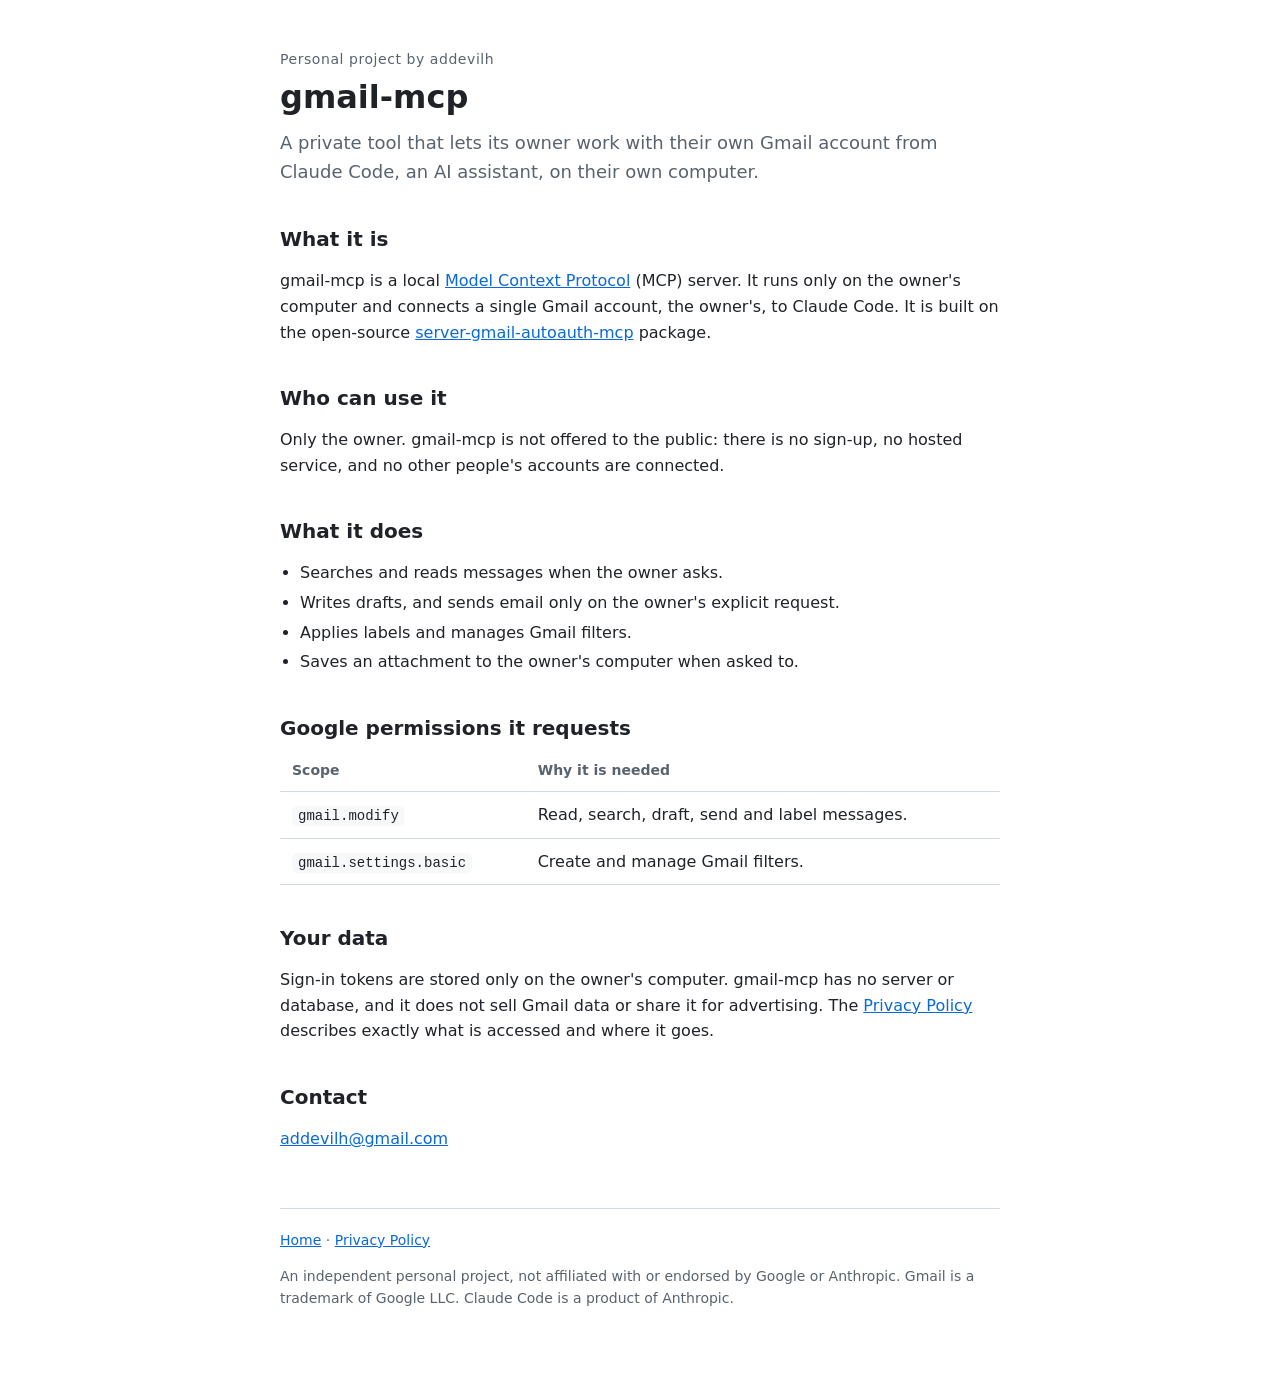
<file: index.html>
<!DOCTYPE html>
<html lang="en">
<head>
<meta charset="utf-8">
<meta name="viewport" content="width=device-width, initial-scale=1">
<title>gmail-mcp: a personal Gmail connector for Claude Code</title>
<meta name="description" content="gmail-mcp is a private, single-user tool that connects its owner's Gmail account to the Claude Code AI assistant on the owner's own computer.">
<link rel="stylesheet" href="style.css">
</head>
<body>
<header>
  <p class="eyebrow">Personal project by addevilh</p>
  <h1>gmail-mcp</h1>
  <p class="lead">A private tool that lets its owner work with their own Gmail account from Claude Code, an AI assistant, on their own computer.</p>
</header>

<main>
  <section>
    <h2>What it is</h2>
    <p>gmail-mcp is a local <a href="https://modelcontextprotocol.io">Model Context Protocol</a> (MCP) server. It runs only on the owner's computer and connects a single Gmail account, the owner's, to Claude Code. It is built on the open-source <a href="https://github.com/gongrzhe/server-gmail-autoauth-mcp">server-gmail-autoauth-mcp</a> package.</p>
  </section>

  <section>
    <h2>Who can use it</h2>
    <p>Only the owner. gmail-mcp is not offered to the public: there is no sign-up, no hosted service, and no other people's accounts are connected.</p>
  </section>

  <section>
    <h2>What it does</h2>
    <ul>
      <li>Searches and reads messages when the owner asks.</li>
      <li>Writes drafts, and sends email only on the owner's explicit request.</li>
      <li>Applies labels and manages Gmail filters.</li>
      <li>Saves an attachment to the owner's computer when asked to.</li>
    </ul>
  </section>

  <section>
    <h2>Google permissions it requests</h2>
    <table>
      <thead>
        <tr><th>Scope</th><th>Why it is needed</th></tr>
      </thead>
      <tbody>
        <tr><td><code>gmail.modify</code></td><td>Read, search, draft, send and label messages.</td></tr>
        <tr><td><code>gmail.settings.basic</code></td><td>Create and manage Gmail filters.</td></tr>
      </tbody>
    </table>
  </section>

  <section>
    <h2>Your data</h2>
    <p>Sign-in tokens are stored only on the owner's computer. gmail-mcp has no server or database, and it does not sell Gmail data or share it for advertising. The <a href="privacy.html">Privacy Policy</a> describes exactly what is accessed and where it goes.</p>
  </section>

  <section>
    <h2>Contact</h2>
    <p><a href="mailto:addevilh@gmail.com">addevilh@gmail.com</a></p>
  </section>
</main>

<footer>
  <nav><a href="index.html">Home</a> · <a href="privacy.html">Privacy Policy</a></nav>
  <p>An independent personal project, not affiliated with or endorsed by Google or Anthropic. Gmail is a trademark of Google LLC. Claude Code is a product of Anthropic.</p>
</footer>
</body>
</html>
</file>
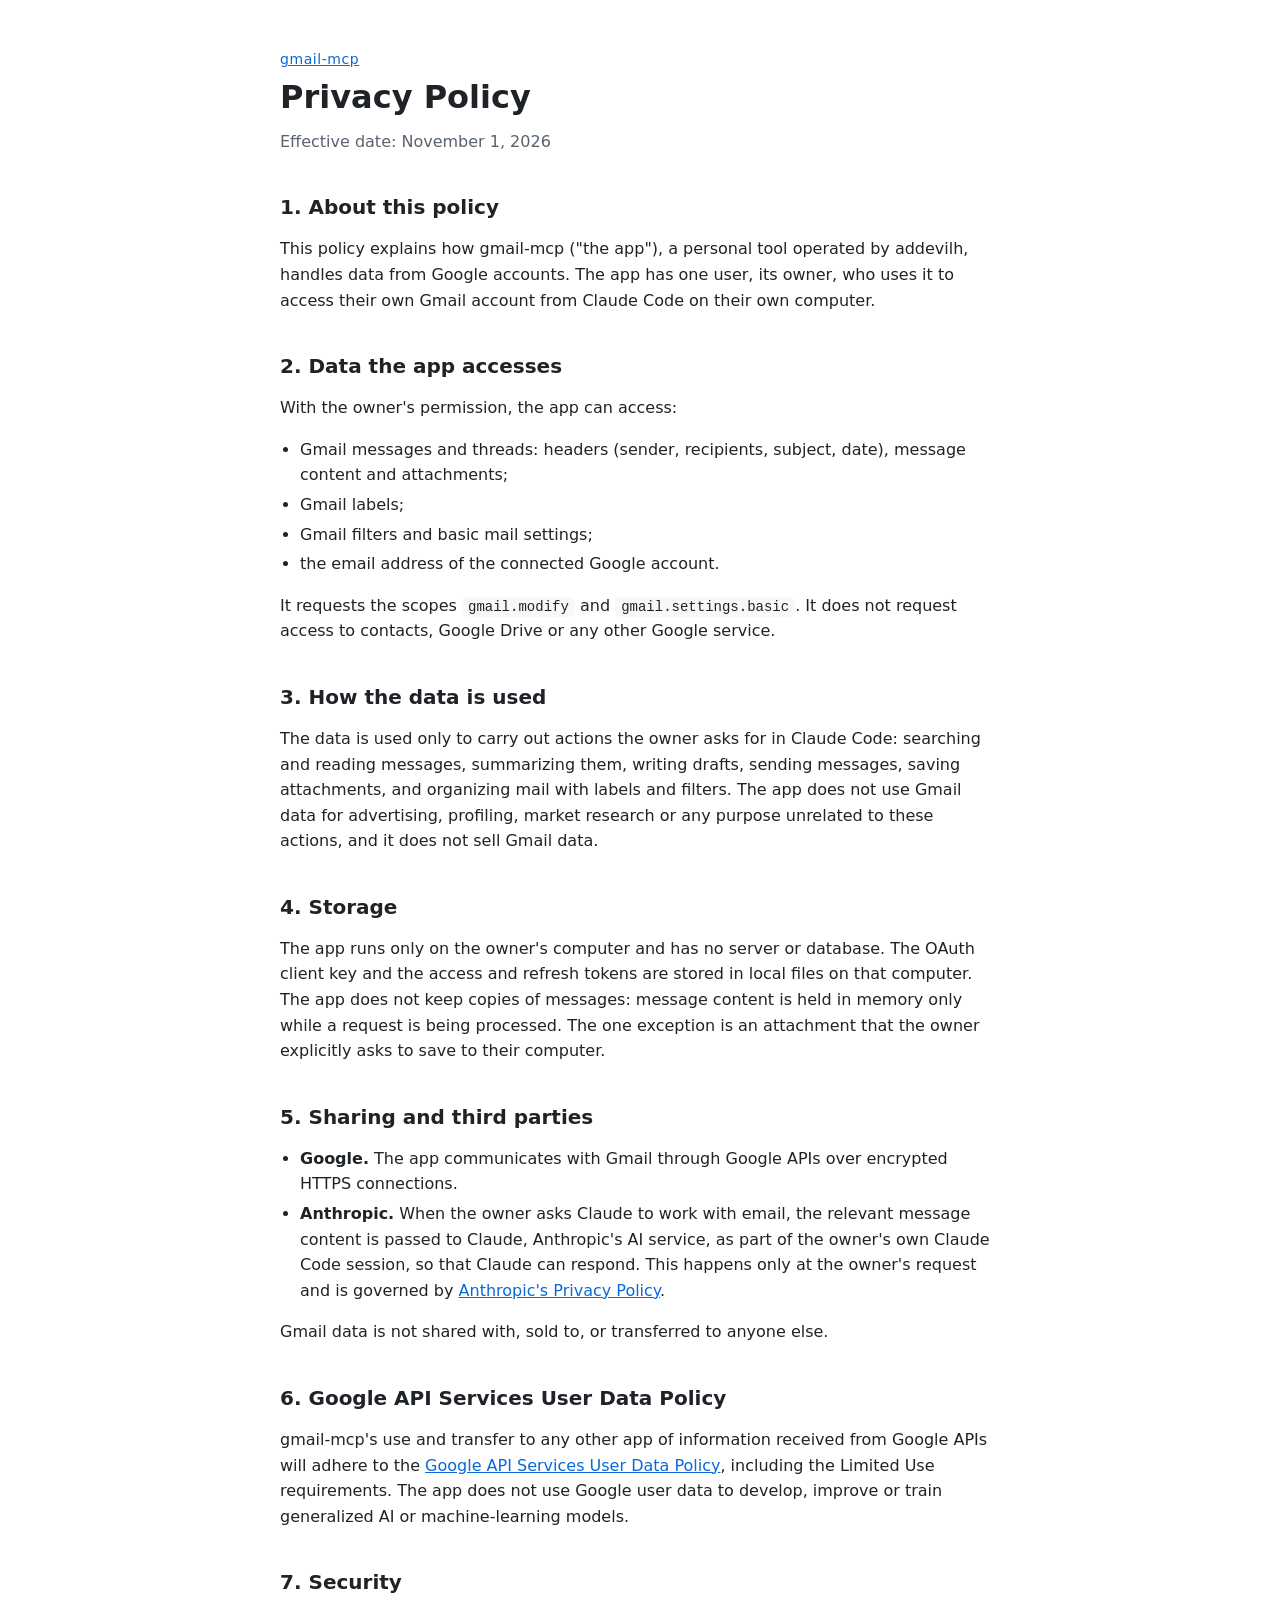
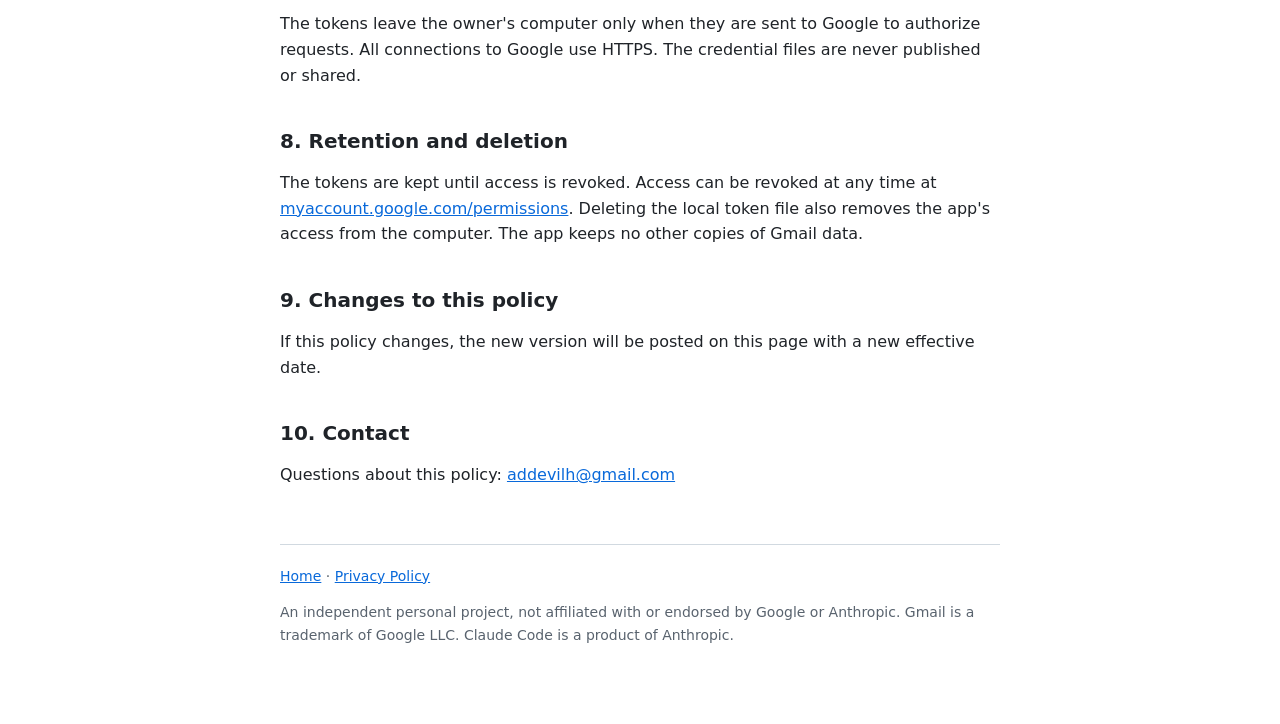
<file: privacy.html>
<!DOCTYPE html>
<html lang="en">
<head>
<meta charset="utf-8">
<meta name="viewport" content="width=device-width, initial-scale=1">
<title>Privacy Policy: gmail-mcp</title>
<meta name="description" content="How gmail-mcp, a personal single-user tool, accesses, uses, stores and shares Google user data.">
<link rel="stylesheet" href="style.css">
</head>
<body>
<header>
  <p class="eyebrow"><a href="index.html">gmail-mcp</a></p>
  <h1>Privacy Policy</h1>
  <p class="meta">Effective date: November 1, 2026</p>
</header>

<main>
  <section>
    <h2>1. About this policy</h2>
    <p>This policy explains how gmail-mcp ("the app"), a personal tool operated by addevilh, handles data from Google accounts. The app has one user, its owner, who uses it to access their own Gmail account from Claude Code on their own computer.</p>
  </section>

  <section>
    <h2>2. Data the app accesses</h2>
    <p>With the owner's permission, the app can access:</p>
    <ul>
      <li>Gmail messages and threads: headers (sender, recipients, subject, date), message content and attachments;</li>
      <li>Gmail labels;</li>
      <li>Gmail filters and basic mail settings;</li>
      <li>the email address of the connected Google account.</li>
    </ul>
    <p>It requests the scopes <code>gmail.modify</code> and <code>gmail.settings.basic</code>. It does not request access to contacts, Google Drive or any other Google service.</p>
  </section>

  <section>
    <h2>3. How the data is used</h2>
    <p>The data is used only to carry out actions the owner asks for in Claude Code: searching and reading messages, summarizing them, writing drafts, sending messages, saving attachments, and organizing mail with labels and filters. The app does not use Gmail data for advertising, profiling, market research or any purpose unrelated to these actions, and it does not sell Gmail data.</p>
  </section>

  <section>
    <h2>4. Storage</h2>
    <p>The app runs only on the owner's computer and has no server or database. The OAuth client key and the access and refresh tokens are stored in local files on that computer. The app does not keep copies of messages: message content is held in memory only while a request is being processed. The one exception is an attachment that the owner explicitly asks to save to their computer.</p>
  </section>

  <section>
    <h2>5. Sharing and third parties</h2>
    <ul>
      <li><strong>Google.</strong> The app communicates with Gmail through Google APIs over encrypted HTTPS connections.</li>
      <li><strong>Anthropic.</strong> When the owner asks Claude to work with email, the relevant message content is passed to Claude, Anthropic's AI service, as part of the owner's own Claude Code session, so that Claude can respond. This happens only at the owner's request and is governed by <a href="https://www.anthropic.com/legal/privacy">Anthropic's Privacy Policy</a>.</li>
    </ul>
    <p>Gmail data is not shared with, sold to, or transferred to anyone else.</p>
  </section>

  <section>
    <h2>6. Google API Services User Data Policy</h2>
    <p>gmail-mcp's use and transfer to any other app of information received from Google APIs will adhere to the <a href="https://developers.google.com/terms/api-services-user-data-policy">Google API Services User Data Policy</a>, including the Limited Use requirements. The app does not use Google user data to develop, improve or train generalized AI or machine-learning models.</p>
  </section>

  <section>
    <h2>7. Security</h2>
    <p>The tokens leave the owner's computer only when they are sent to Google to authorize requests. All connections to Google use HTTPS. The credential files are never published or shared.</p>
  </section>

  <section>
    <h2>8. Retention and deletion</h2>
    <p>The tokens are kept until access is revoked. Access can be revoked at any time at <a href="https://myaccount.google.com/permissions">myaccount.google.com/permissions</a>. Deleting the local token file also removes the app's access from the computer. The app keeps no other copies of Gmail data.</p>
  </section>

  <section>
    <h2>9. Changes to this policy</h2>
    <p>If this policy changes, the new version will be posted on this page with a new effective date.</p>
  </section>

  <section>
    <h2>10. Contact</h2>
    <p>Questions about this policy: <a href="mailto:addevilh@gmail.com">addevilh@gmail.com</a></p>
  </section>
</main>

<footer>
  <nav><a href="index.html">Home</a> · <a href="privacy.html">Privacy Policy</a></nav>
  <p>An independent personal project, not affiliated with or endorsed by Google or Anthropic. Gmail is a trademark of Google LLC. Claude Code is a product of Anthropic.</p>
</footer>
</body>
</html>
</file>
<file: style.css>
:root {
  color-scheme: light dark;
  --bg: #ffffff;
  --text: #1f2328;
  --muted: #59636e;
  --line: #d1d9e0;
  --link: #0969da;
  --code-bg: #f6f8fa;
}

@media (prefers-color-scheme: dark) {
  :root {
    --bg: #0d1117;
    --text: #e6edf3;
    --muted: #9198a1;
    --line: #3d444d;
    --link: #4493f8;
    --code-bg: #151b23;
  }
}

* { box-sizing: border-box; }

body {
  margin: 0;
  padding: 48px 20px 64px;
  background: var(--bg);
  color: var(--text);
  font: 16px/1.6 system-ui, -apple-system, "Segoe UI", Roboto, "Helvetica Neue", Arial, sans-serif;
}

header, main, footer {
  max-width: 720px;
  margin: 0 auto;
}

h1 {
  font-size: 2rem;
  line-height: 1.2;
  margin: 0 0 12px;
}

h2 {
  font-size: 1.25rem;
  line-height: 1.3;
  margin: 40px 0 8px;
}

a { color: var(--link); }

.eyebrow {
  margin: 0 0 8px;
  color: var(--muted);
  font-size: 0.875rem;
  letter-spacing: 0.04em;
}

.lead {
  margin: 0;
  color: var(--muted);
  font-size: 1.125rem;
}

.meta {
  margin: 0;
  color: var(--muted);
}

code {
  font: 0.875em ui-monospace, SFMono-Regular, Consolas, "Liberation Mono", monospace;
  background: var(--code-bg);
  padding: 2px 6px;
  border-radius: 6px;
  overflow-wrap: anywhere;
}

ul { padding-left: 1.25rem; }
li + li { margin-top: 4px; }

table {
  width: 100%;
  border-collapse: collapse;
  margin: 8px 0;
}

th, td {
  text-align: left;
  vertical-align: top;
  padding: 10px 12px;
  border-bottom: 1px solid var(--line);
}

th {
  color: var(--muted);
  font-size: 0.875rem;
  font-weight: 600;
}

footer {
  margin-top: 56px;
  padding-top: 20px;
  border-top: 1px solid var(--line);
  color: var(--muted);
  font-size: 0.875rem;
}

footer nav { margin-bottom: 8px; }
</file>
